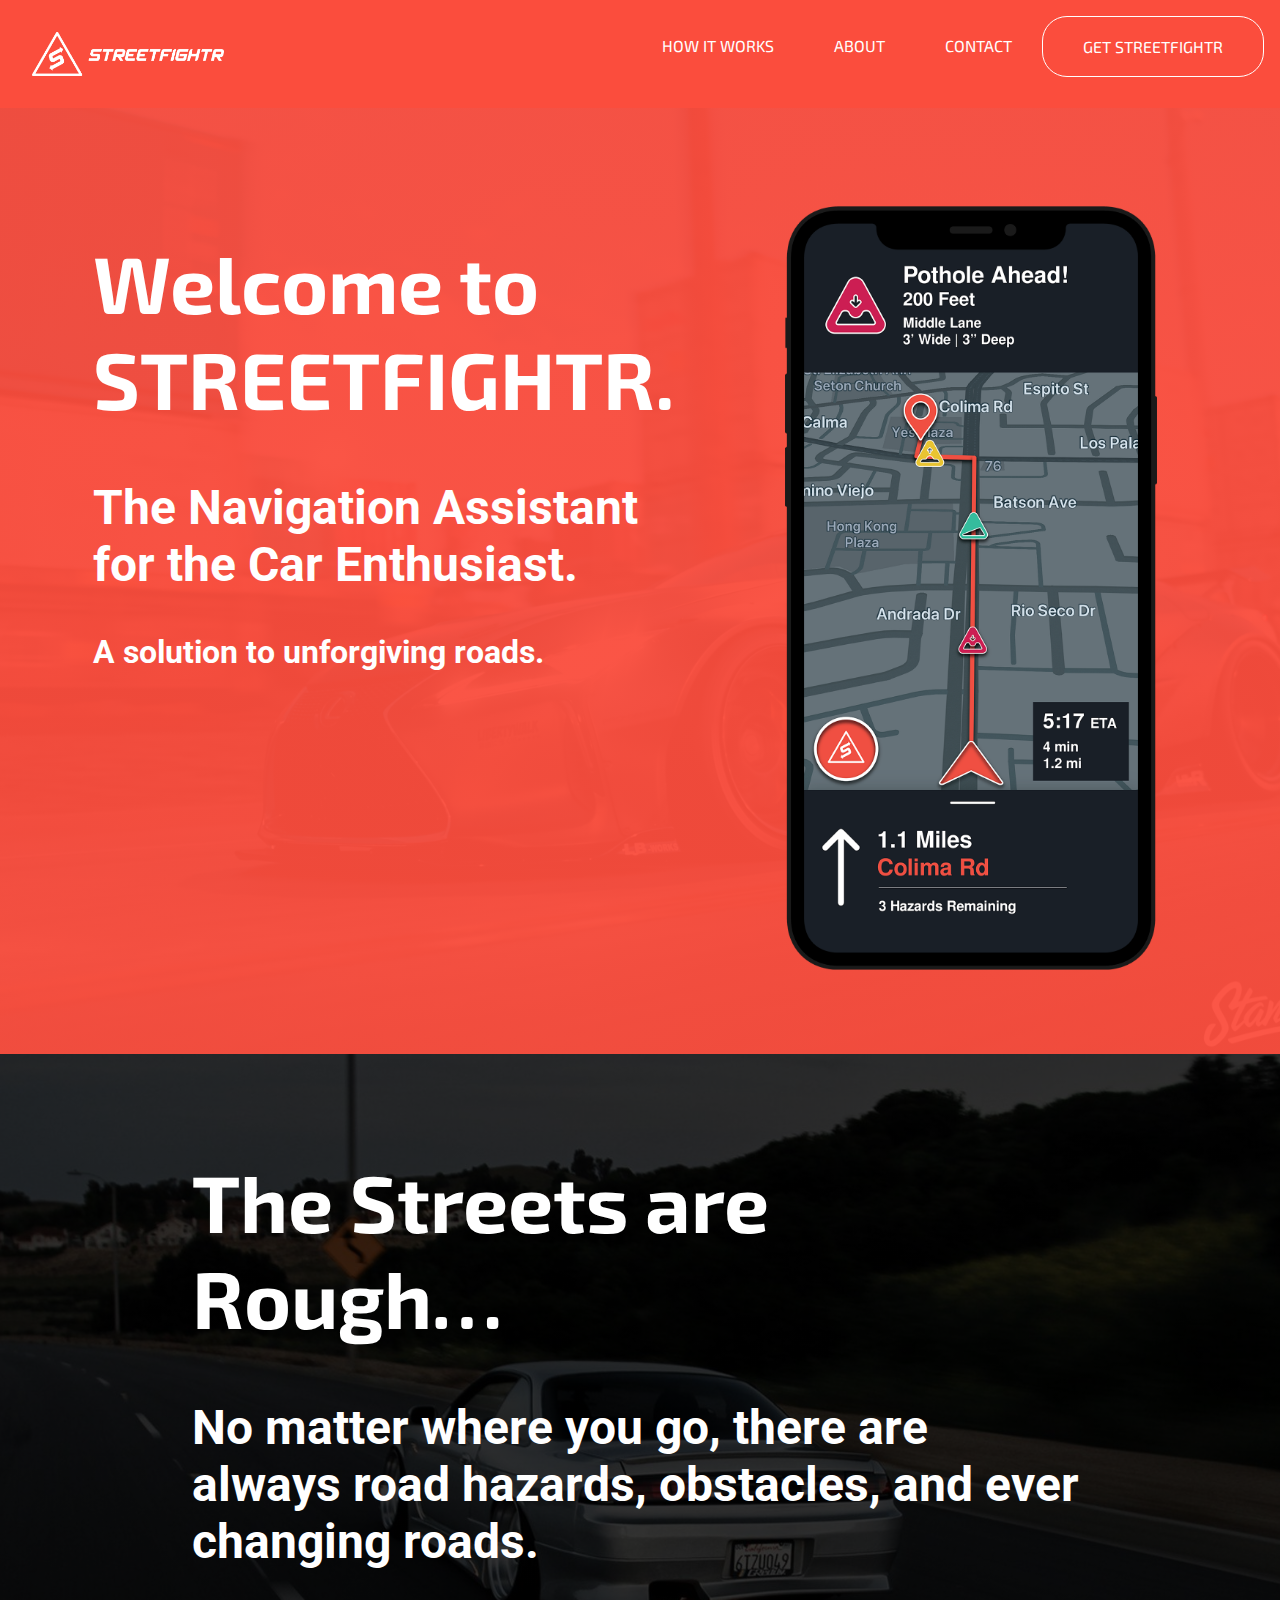
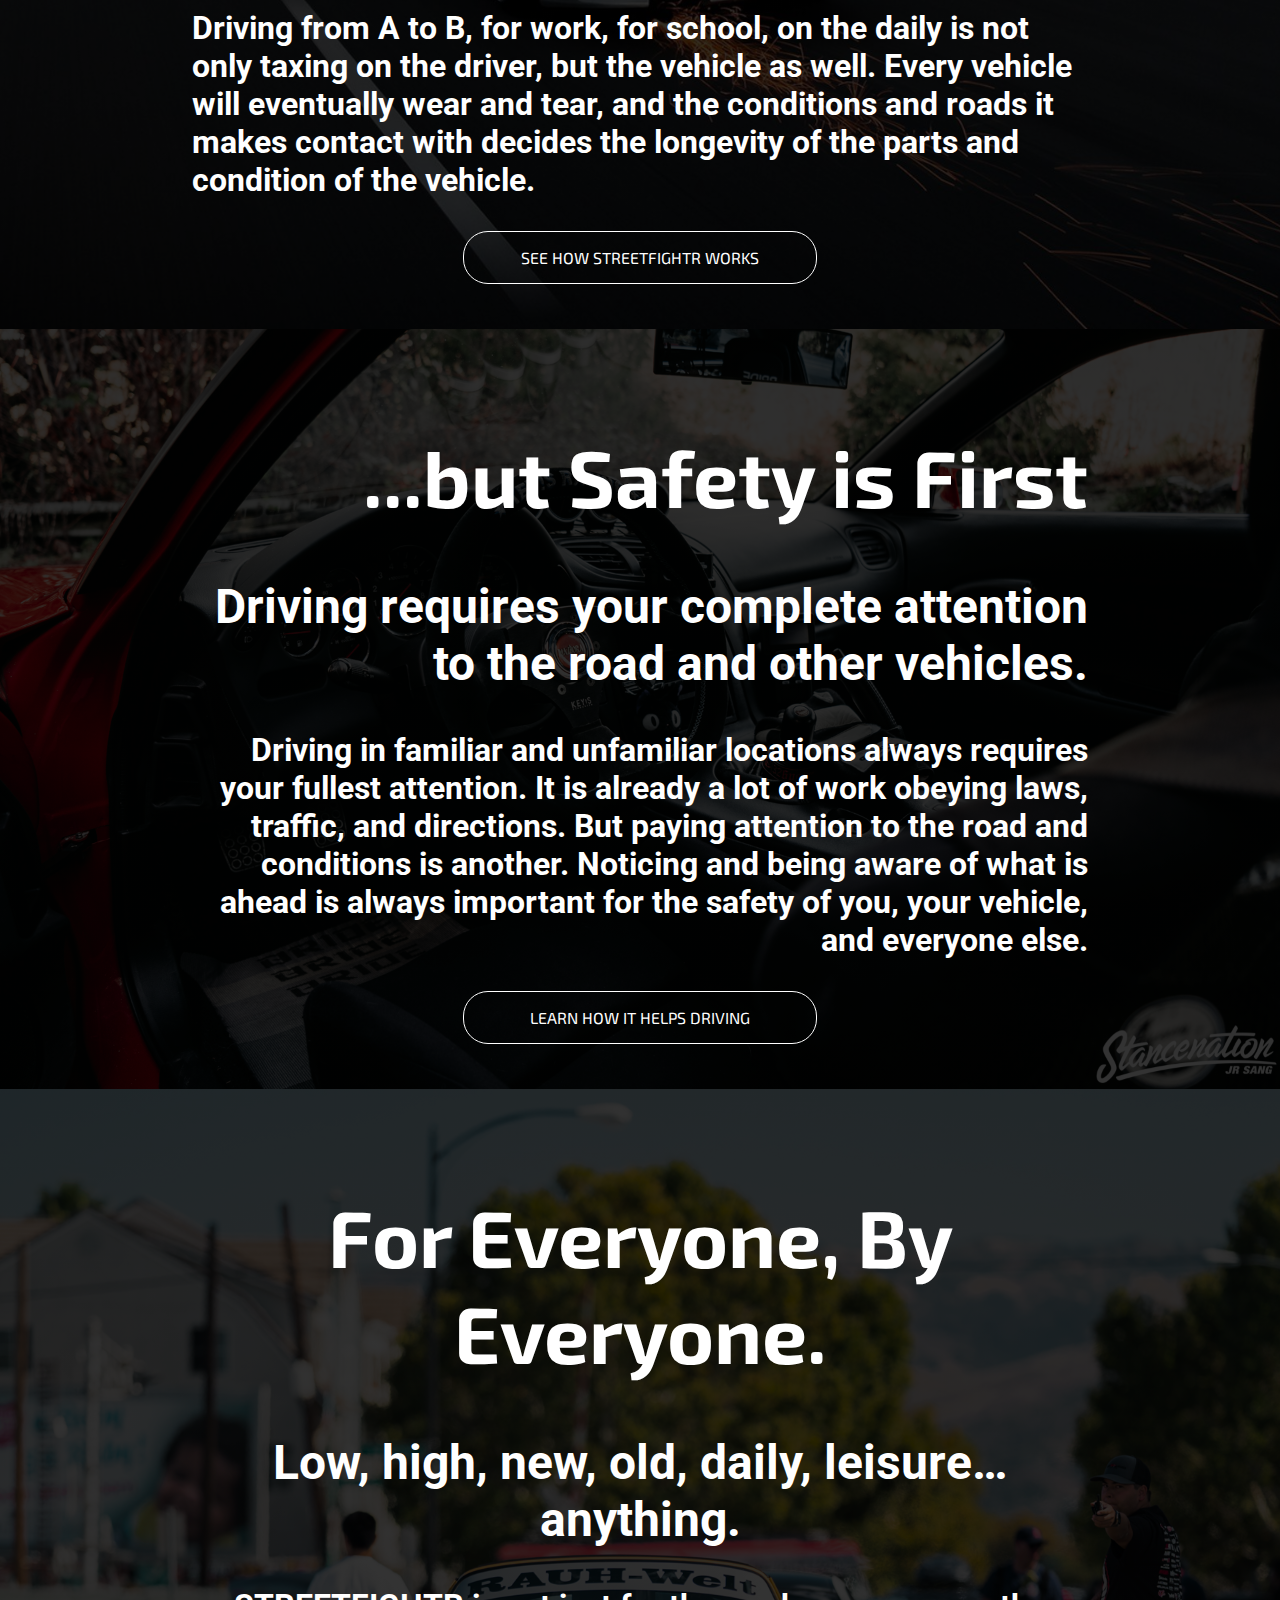
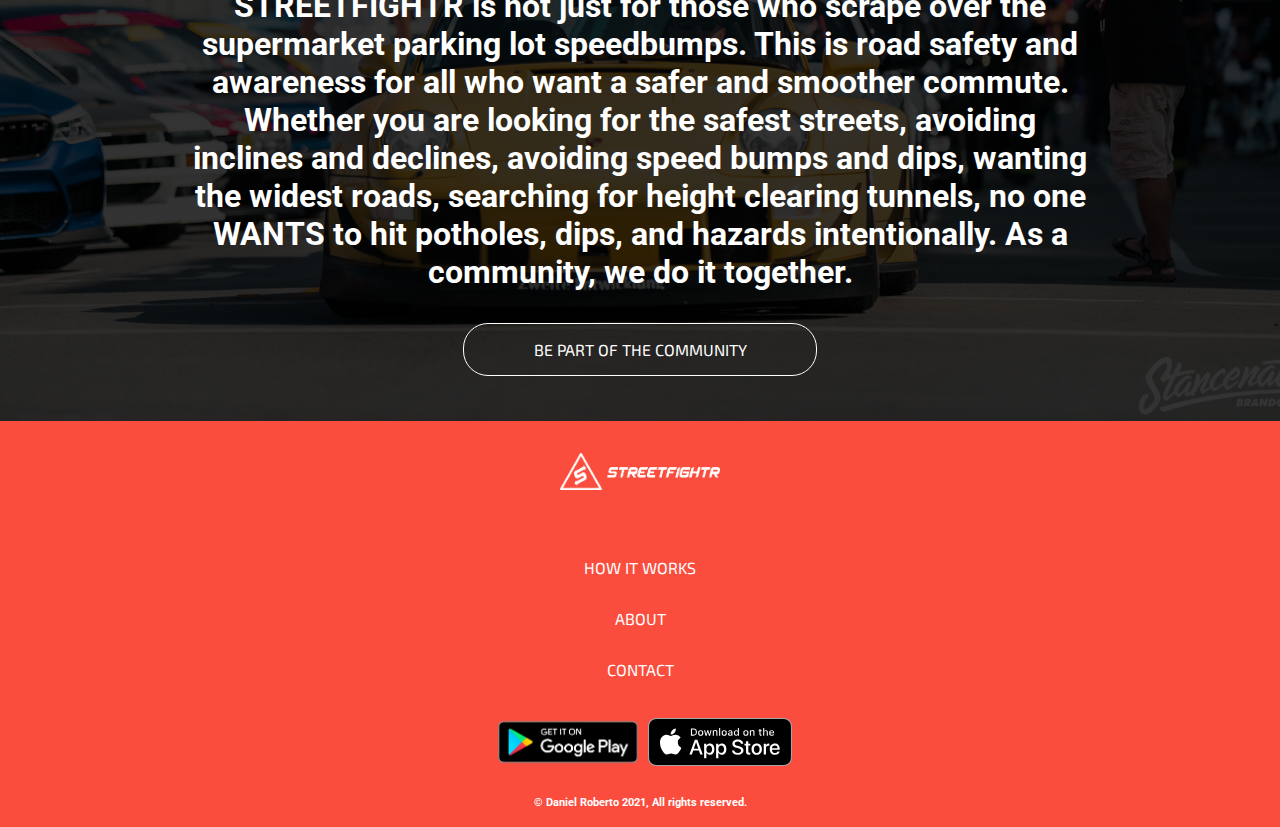
<file: index.html>
<!DOCTYPE html>
<html lang="en">
<head>
	<meta name="viewport" content="width=device-width,initial-scale=1">
  <meta charset="UTF-8">
  <title>STREETFIGHTR - The Navigation Assistant for the Car Enthusiast</title>

  <link rel="stylesheet" href="style2.css">
<link rel="preconnect" href="https://fonts.gstatic.com">
<link href="https://fonts.googleapis.com/css2?family=Roboto+Mono&display=swap" rel="stylesheet">
</head>

<body>
		<header class="header">
			<a href="index.html"><img src="streetfightrlogofullwhite.png" class="logo"></a>
			<a href="index.html"><img src="streetfightrlogowhite.png" class="logo-mobile"></a>
  <input class="menu-btn" type="checkbox" id="menu-btn">
  <label class="menu-icon" for="menu-btn"><span class="navicon"></span></label>
  <ul class="menu">
    <li><a href="howitworks.html">How It Works</a></li>
    <li><a href="about.html">About</a></li>
    <li><a href="contact.html">Contact</a></li>
    <li><a href="get.html" class="app">Get STREETFIGHTR</a></li>
  </ul>
		</header>
			<section id="hero">
		<article id ="title">
			<div class="hero-grid">
				<div class="hero-grid-1">
			<h1>Welcome to STREETFIGHTR.</h1>
			<h2 class="hero-h2">The Navigation Assistant for the Car Enthusiast.</h2>
			<h3 class="hero-h3">A solution to unforgiving roads.</h3>
			<div class="badge-box">
			<a href=""><img src="google-play-badge.png" class="badge"></a>
			<a href=""><img src="app-store-badge.svg" class="badge2"></a>
		</div>
	</div>
		<div class="hero-grid-2">
			<img src="streetfightrscreen1mockup.png" class="img-hero">
		</div>
	</div>
		</div>
		</article>
	</section>

		<section id="hero2">
		<article id ="title2">
			<h1>The Streets are Rough…</h1>
			<h2>No matter where you go, there are always road hazards, obstacles, and ever changing roads.</h2>
			<h3>Driving from A to B, for work, for school, on the daily is not only taxing on the driver, but the vehicle as well. Every vehicle will eventually wear and tear, and the conditions and roads it makes contact with decides the longevity of the parts and condition of the vehicle.
</h3>
<div class="centered">
			<a href="howitworks.html" class="round-button">See how STREETFIGHTR works</a>
		</div>
		</article>
	</section>


		<section id="hero3">
		<article id ="title3">
			<h1>...but Safety is First</h1>
			<h2>Driving requires your complete attention to the road and other vehicles.</h2>
			<h3>Driving in familiar and unfamiliar locations always requires your fullest attention. It is already a lot of work obeying laws, traffic, and directions. But paying attention to the road and conditions is another. Noticing and being aware of what is ahead is always important for the safety of you, your vehicle, and everyone else.

</h3>
<div class="centered">
			<a href="howitworks.html" class="round-button">Learn how it helps driving</a>
		</div>
		</article>
	</section>

	<section id="hero4">
		<article id ="title4">
			<h1>For Everyone, By Everyone.</h1>
			<h2>Low, high, new, old, daily, leisure… anything.</h2>
			<h3>STREETFIGHTR is not just for those who scrape over the supermarket parking lot speedbumps. This is road safety and awareness for all who want a safer and smoother commute. Whether you are looking for the safest streets, avoiding inclines and declines, avoiding speed bumps and dips, wanting the widest roads, searching for height clearing tunnels, no one WANTS to hit potholes, dips, and hazards intentionally. As a community, we do it together.


</h3>
<div class="centered">
			<a href="get.html" class="round-button">Be part of the community</a>
		</div>
		</article>
	</section>


	<section id="footer">
		<div class="footer">

			<a href=""><img src="streetfightrlogofullwhite.png" class="logo-footer"></a>
			<ul>
    <li><a href="howitworks.html">How It Works</a></li>
    <li><a href="about.html">About</a></li>
    <li><a href="contact.html">Contact</a></li>
  </ul>
	
						<div class="badge-footer">
			<a href=""><img src="google-play-badge.png" class="badge-foot"></a>
			<a href=""><img src="app-store-badge.svg" class="badge-foot2"></a>
		</div>
		<h5>© Daniel Roberto 2021, All rights reserved.</h5>
	</div>
	</section>
</body>
</file>
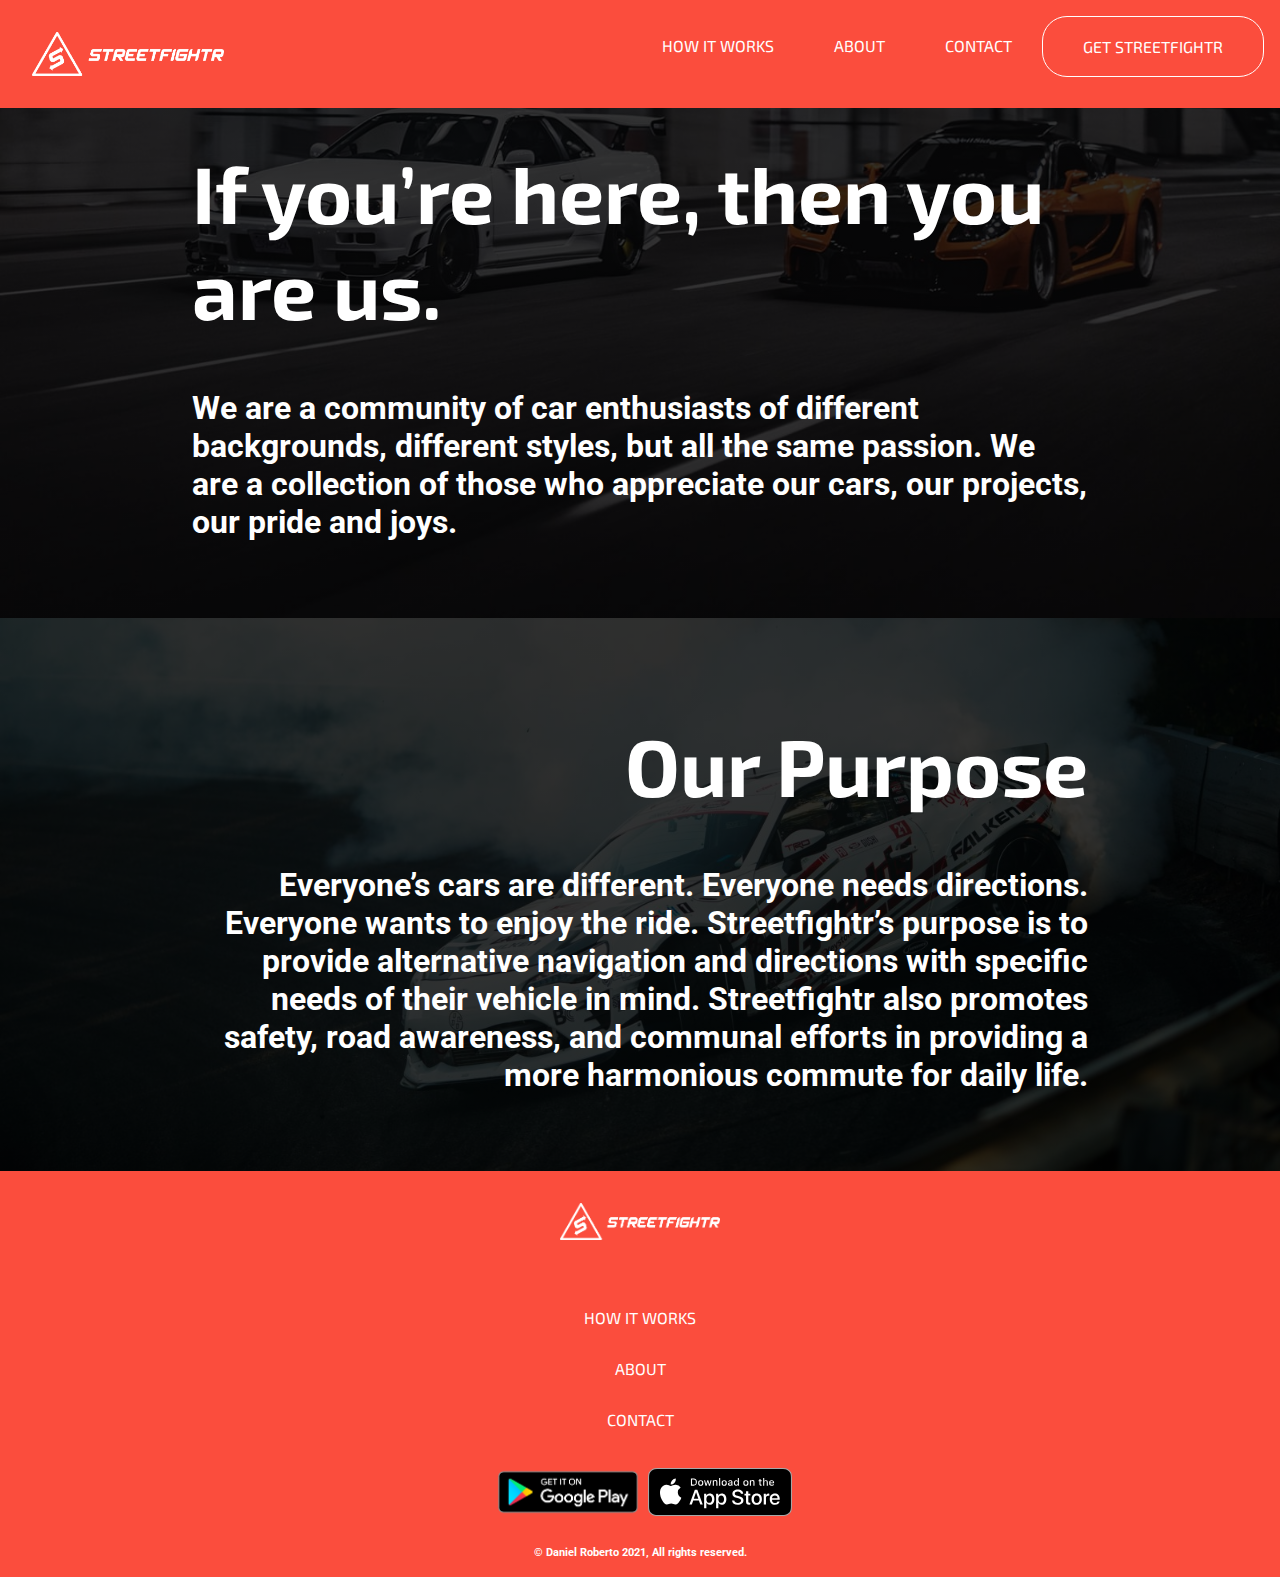
<file: about.html>
<!DOCTYPE html>
<html lang="en">
<head>
<meta name="viewport" content="width=device-width,initial-scale=1">
  <meta charset="UTF-8">
  <title>STREETFIGHTR - The Navigation Assistant for the Car Enthusiast</title>

  <link rel="stylesheet" href="style2.css">
<link rel="preconnect" href="https://fonts.gstatic.com">
<link href="https://fonts.googleapis.com/css2?family=Roboto+Mono&display=swap" rel="stylesheet">
</head>

<body>
	<section id="hero-about">
		<header class="header">
			<a href="index.html"><img src="streetfightrlogofullwhite.png" class="logo"></a>
			<a href="index.html"><img src="streetfightrlogowhite.png" class="logo-mobile"></a>
  <input class="menu-btn" type="checkbox" id="menu-btn">
  <label class="menu-icon" for="menu-btn"><span class="navicon"></span></label>
  <ul class="menu">
    <li><a href="howitworks.html">How It Works</a></li>
    <li><a href="about.html">About</a></li>
    <li><a href="contact.html">Contact</a></li>
    <li><a href="get.html" class="app">Get STREETFIGHTR</a></li>
  </ul>
		</header>
		<article id ="title2-about">
			<h1>If you’re here, then you are us.
</h1>
			<h3>We are a community of car enthusiasts of different backgrounds, different styles, but all the same passion. We are a collection of those who appreciate our cars, our projects, our pride and joys.
</h3>
		</article>
	</section>


		<section id="hero2-about">
		<article id ="title3">
			<h1>Our Purpose</h1>
			<h3>Everyone’s cars are different. Everyone needs directions. Everyone wants to enjoy the ride. Streetfightr’s purpose is to provide alternative navigation and directions with specific needs of their vehicle in mind. Streetfightr also promotes safety, road awareness, and communal efforts in providing a more harmonious commute for daily life.

</h3>
		</article>
	</section>


	<section id="footer">
		<div class="footer">
			
			<a href=""><img src="streetfightrlogofullwhite.png" class="logo-footer"></a>
			<ul>
    <li><a href="howitworks.html">How It Works</a></li>
    <li><a href="about.html">About</a></li>
    <li><a href="contact.html">Contact</a></li>
  </ul>
	
						<div class="badge-footer">
			<a href=""><img src="google-play-badge.png" class="badge-foot"></a>
			<a href=""><img src="app-store-badge.svg" class="badge-foot2"></a>
		</div>
		<h5>© Daniel Roberto 2021, All rights reserved.</h5>
	</div>
	</section>
</body>
</file>
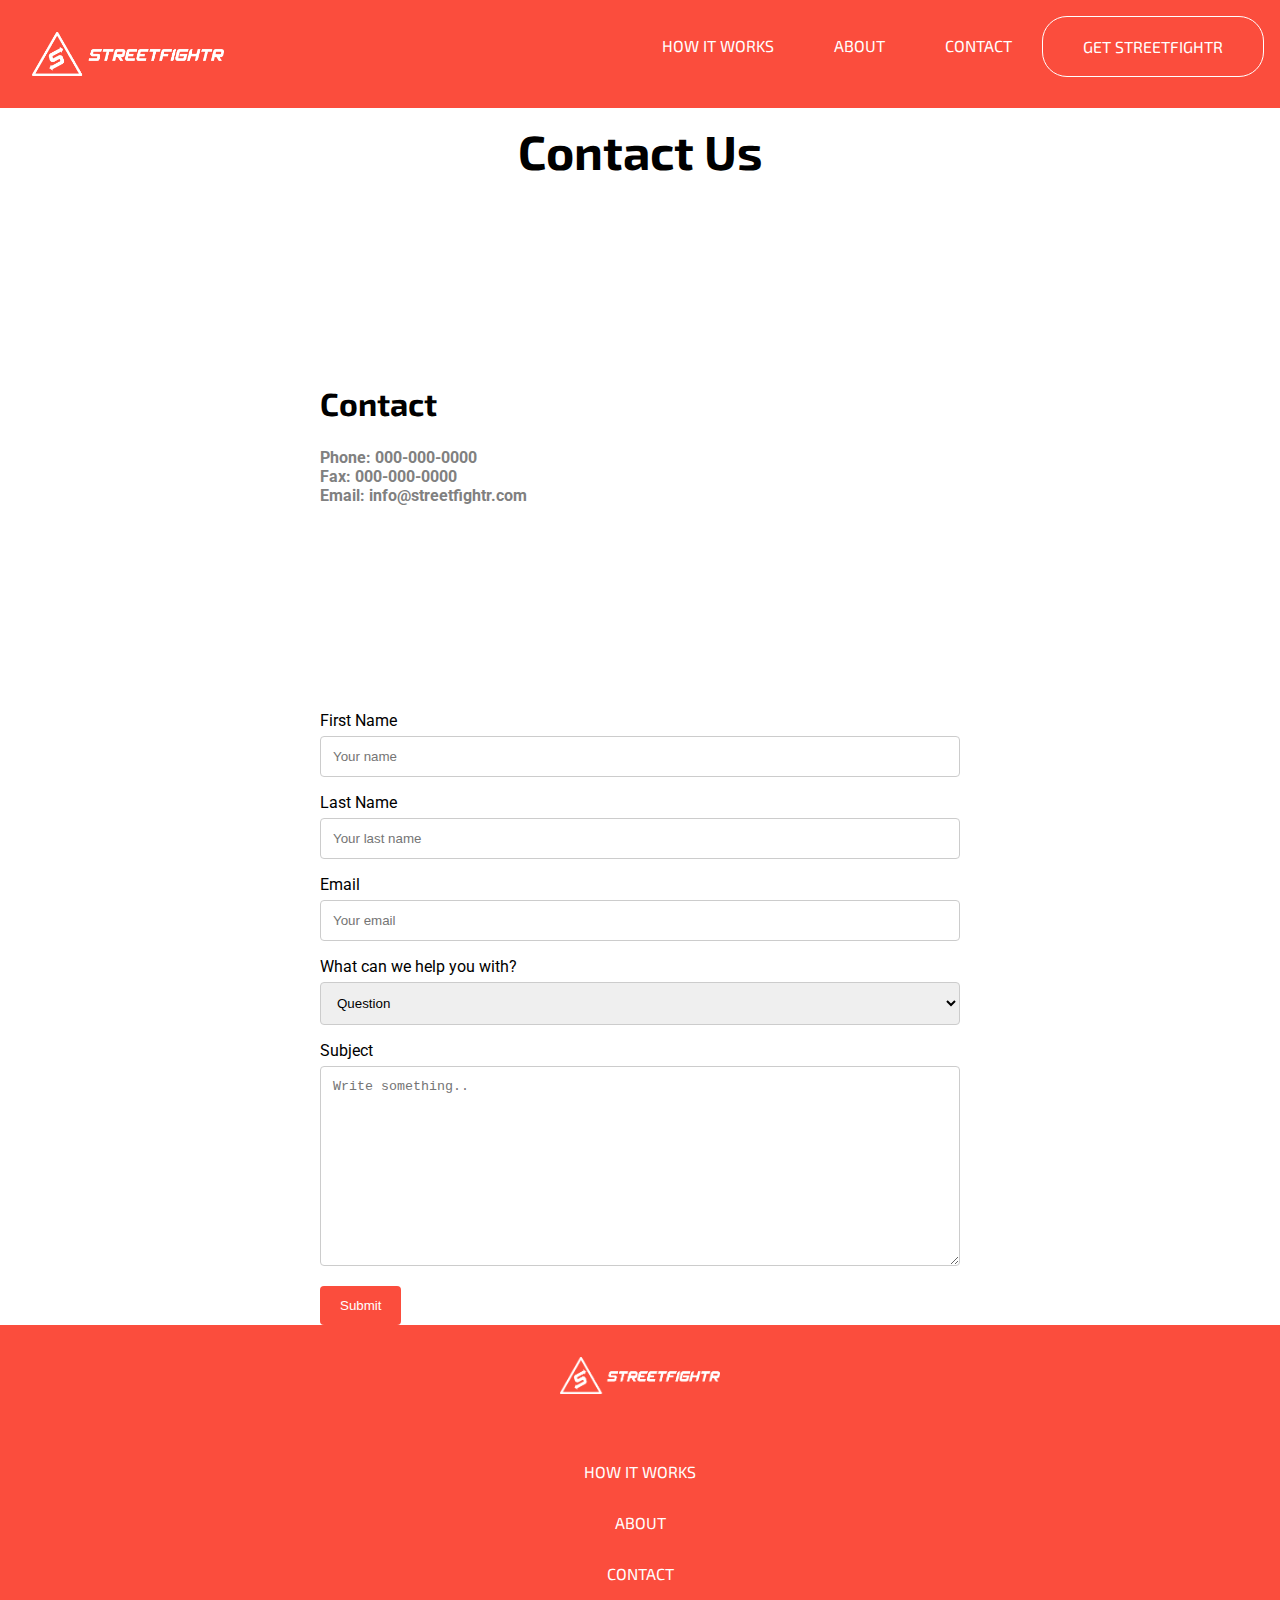
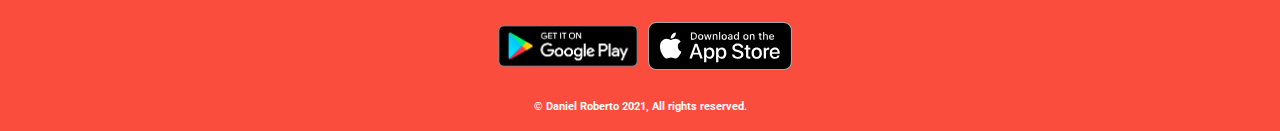
<file: contact.html>
<!DOCTYPE html>
<html lang="en">
<head>
	<meta name="viewport" content="width=device-width,initial-scale=1">
  <meta charset="UTF-8">
  <title>STREETFIGHTR - The Navigation Assistant for the Car Enthusiast</title>

  <link rel="stylesheet" href="style2.css">
<link rel="preconnect" href="https://fonts.gstatic.com">
<link href="https://fonts.googleapis.com/css2?family=Roboto+Mono&display=swap" rel="stylesheet">
</head>

<body>
	<section id="hero-how">
		<header class="header">
			<a href="index.html"><img src="streetfightrlogofullwhite.png" class="logo"></a>
			<a href="index.html"><img src="streetfightrlogowhite.png" class="logo-mobile"></a>
  <input class="menu-btn" type="checkbox" id="menu-btn">
  <label class="menu-icon" for="menu-btn"><span class="navicon"></span></label>
  <ul class="menu">
    <li><a href="howitworks.html">How It Works</a></li>
    <li><a href="about.html">About</a></li>
    <li><a href="contact.html">Contact</a></li>
    <li><a href="get.html" class="app">Get STREETFIGHTR</a></li>
  </ul>
		</header>
		<article id ="title-how">
			<div class="top-page">
			<h1 class="black-text">Contact Us</h1>
		</div>
			<div class="hero-grid-how">
				<div class="hero-grid-1-how">
			<h2 class="black-text">Contact</h2>
			<h3 class="gray-text">Phone: 000-000-0000<br>Fax: 000-000-0000<br>Email: info@streetfightr.com</h3>
	</div>
		<div class="hero-grid-2-how">
			<iframe src="https://www.google.com/maps/embed?pb=!1m18!1m12!1m3!1d3312.233301941457!2d-118.1077331839416!3d33.883644834041654!2m3!1f0!2f0!3f0!3m2!1i1024!2i768!4f13.1!3m3!1m2!1s0x80c2d259c80fbc79%3A0x820da6fe3d06fccb!2sEvasive%20Motorsports!5e0!3m2!1sen!2sus!4v1622689968457!5m2!1sen!2sus" width="600" height="450" allowfullscreen="" loading="lazy"></iframe>
		</div>
	</div>
		</div>
		</article>
	</section>

			<div class="ctc-container">
			<form action="action_page.php">

    <label for="fname">First Name</label>
    <input type="text" id="fname" name="firstname" placeholder="Your name">

    <label for="lname">Last Name</label>
    <input type="text" id="lname" name="lastname" placeholder="Your last name">

    <label for="email">Email</label>
    <input type="text" id="email" name="elecmail" placeholder="Your email">

    <label for="concern">What can we help you with?</label>
    <select id="concern" name="concern">
      <option value="Question">Question</option>
      <option value="Comment">Comment</option>
      <option value="Feedback">Feedback</option>
      <option value="Other">Other</option>
    </select>

    <label for="subject">Subject</label>
    <textarea id="subject" name="subject" placeholder="Write something.." style="height:200px"></textarea>

    <input type="submit" value="Submit">

  </form>
</div>

	<section id="footer">
		<div class="footer">
			
			<a href=""><img src="streetfightrlogofullwhite.png" class="logo-footer"></a>
			<ul>
    <li><a href="howitworks.html">How It Works</a></li>
    <li><a href="about.html">About</a></li>
    <li><a href="contact.html">Contact</a></li>
  </ul>
	
						<div class="badge-footer">
			<a href=""><img src="google-play-badge.png" class="badge-foot"></a>
			<a href=""><img src="app-store-badge.svg" class="badge-foot2"></a>
		</div>
		<h5>© Daniel Roberto 2021, All rights reserved.</h5>
	</div>
	</section>
</body>
</file>
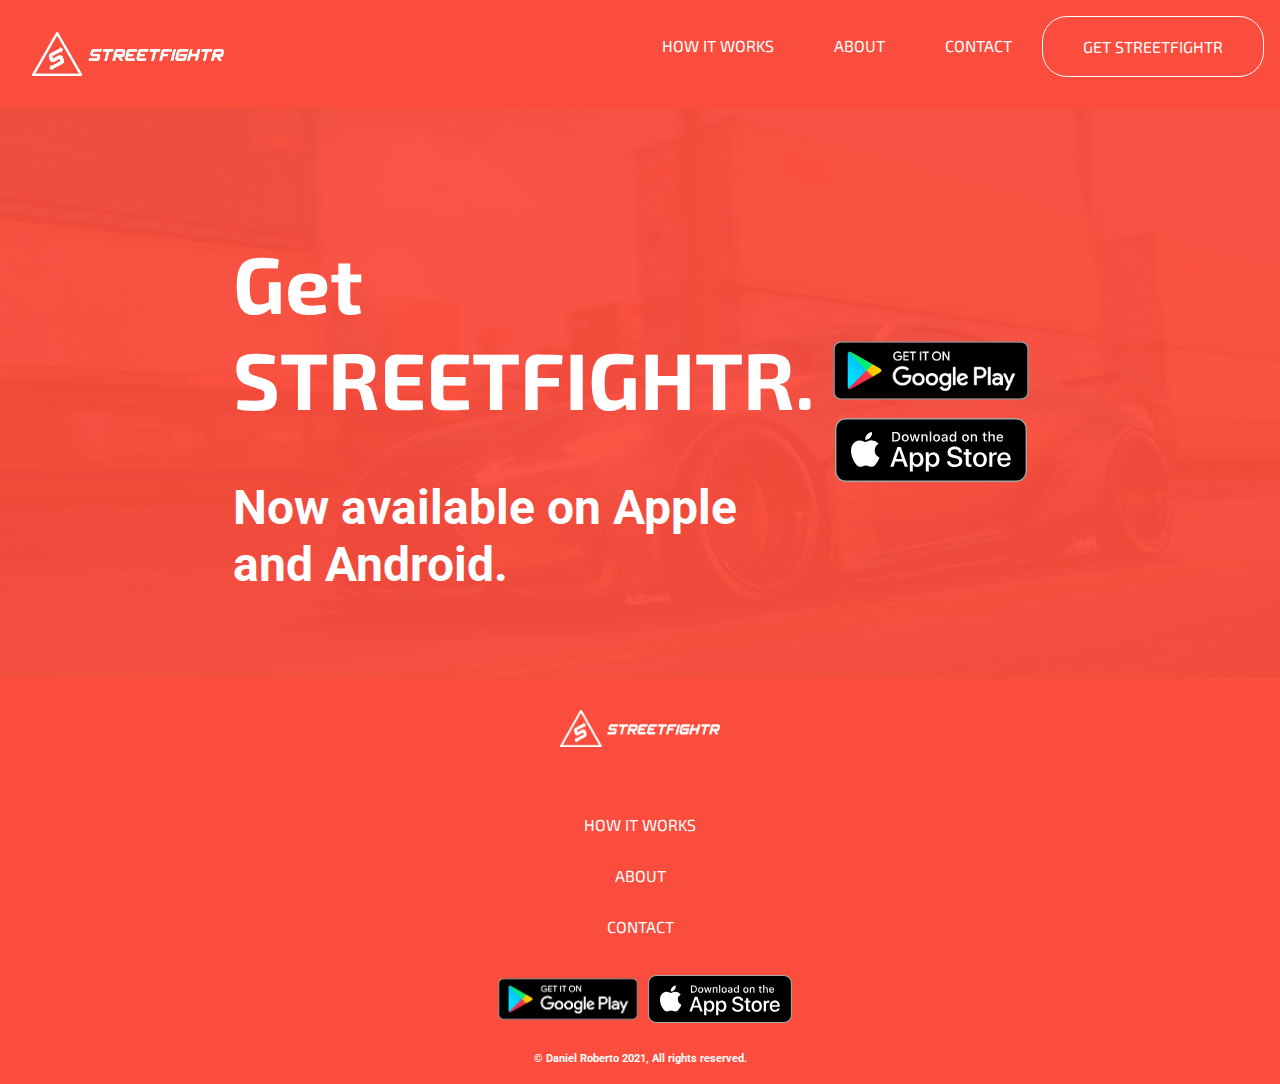
<file: get.html>
<!DOCTYPE html>
<html lang="en">
<head>
	<meta name="viewport" content="width=device-width,initial-scale=1">
  <meta charset="UTF-8">
  <title>STREETFIGHTR - The Navigation Assistant for the Car Enthusiast</title>

  <link rel="stylesheet" href="style2.css">
<link rel="preconnect" href="https://fonts.gstatic.com">
<link href="https://fonts.googleapis.com/css2?family=Roboto+Mono&display=swap" rel="stylesheet">
</head>

<body>
	<section id="hero">
		<header class="header">
			<a href="index.html"><img src="streetfightrlogofullwhite.png" class="logo"></a>
			<a href="index.html"><img src="streetfightrlogowhite.png" class="logo-mobile"></a>
  <input class="menu-btn" type="checkbox" id="menu-btn">
  <label class="menu-icon" for="menu-btn"><span class="navicon"></span></label>
  <ul class="menu">
    <li><a href="howitworks.html">How It Works</a></li>
    <li><a href="about.html">About</a></li>
    <li><a href="contact.html">Contact</a></li>
    <li><a href="get.html" class="app">Get STREETFIGHTR</a></li>
  </ul>
		</header>
		<article id ="title">
			<div class="hero-grid-get">
				<div class="hero-grid-1">
			<h1>Get STREETFIGHTR.</h1>
			<h2 class="get-h2">Now available on Apple and Android.</h2>
	</div>
		<div class="hero-grid-2">
			<div class="badge-box-get">
			<a href=""><img src="google-play-badge.png" class="badge-get"></a>
			<a href=""><img src="app-store-badge.svg" class="badge2-get"></a>
		</div>
		</div>
	</div>
		</div>
		</article>
	</section>


	<section id="footer">
		<div class="footer">

			<a href=""><img src="streetfightrlogofullwhite.png" class="logo-footer"></a>
			<ul>
    <li><a href="howitworks.html">How It Works</a></li>
    <li><a href="about.html">About</a></li>
    <li><a href="contact.html">Contact</a></li>
  </ul>
	
						<div class="badge-footer">
			<a href=""><img src="google-play-badge.png" class="badge-foot"></a>
			<a href=""><img src="app-store-badge.svg" class="badge-foot2"></a>
		</div>
		<h5>© Daniel Roberto 2021, All rights reserved.</h5>
	</div>
	</section>
</body>
</file>
<file: style2.css>
@import url('https://fonts.googleapis.com/css2?family=Roboto&display=swap');
@import url('https://fonts.googleapis.com/css2?family=Exo+2:ital,wght@0,400;0,500;0,600;0,700;0,800;0,900;1,400;1,500;1,600;1,700;1,800;1,900&display=swap');

body {
  margin: 0;
  font-family: 'Roboto', sans-serif;
}

a {
  color: #fff;
}

section {
  width: 100%;
  height: 100%;
}

h1 {
  font-size: 3em;
  color: white;
  font-family: 'Exo 2', sans-serif;
}

h2 {
  font-size: 2em;
  color: white;
}

h3 {
  font-size: 1em;
  color: white;
}

h4 {
  font-size: 1em;
  color: white;
}

h5 {
  font-size: .7em;
  color: white;
}

h1.black-text {
  font-size: 3em;
  color: black;
}

h2.black-text {
  font-size: 2em;
  font-family: 'Exo 2', sans-serif;
  color: black;
}

h3.gray-text {
  font-size: 1em;
  color: gray;
}

h4.black-text {
  font-size: 1em;
  color: black;
}

h5.black-text {
  font-size: 1em;
  color: black;
}

/*#saffron yellow EAC435
bdazzled blue 345995
carribean green 03CEA4
tart orange FB4D3D
pictorial carmine CA1551*/


#hero {
background-image: linear-gradient(0deg, rgba(251,77,61,.95), rgba(251,77,61,.95)), url('hero.jpg');
  background-position: center;
  background-repeat: no-repeat;
  background-size: cover;
  width: 100%;
  height: 100%;
}

#hero2 {
background-image: linear-gradient(0deg, rgba(0,0,0,.8), rgba(0,0,0,.8)), url('hero1.jpg');
  background-position: bottom;
  background-repeat: no-repeat;
  background-size: cover;
  width: 100%;
  height: 100%;
}

#hero3 {
background-image: linear-gradient(0deg, rgba(0,0,0,.8), rgba(0,0,0,.8)), url('hero2.jpg');
  background-position: bottom;
  background-repeat: no-repeat;
  background-size: cover;
  width: 100%;
  height: 100%;
}

#hero4 {
background-image: linear-gradient(0deg, rgba(0,0,0,.8), rgba(0,0,0,.8)), url('hero3.jpg');
  background-position: bottom;
  background-repeat: no-repeat;
  background-size: cover;
  width: 100%;
  height: 100%;
}

#hero-how {
background-color: white;
  width: 100%;
  height: 100%;
}

#hero2-how {
background-color: #EBEBEB;
  width: 100%;
  height: 100%;
}

#hero3-how {
background-color: white;
  width: 100%;
  height: 100%;
}

#hero4-how {
background-color: white;
  width: 100%;
  height: 100%;
}

#hero-about {
background-image: linear-gradient(0deg, rgba(0,0,0,.8), rgba(0,0,0,.8)), url('about1.jpg');
  background-position: bottom;
  background-repeat: no-repeat;
  background-size: cover;
  width: 100%;
  height: 100%;
}

#hero2-about {
background-image: linear-gradient(0deg, rgba(0,0,0,.8), rgba(0,0,0,.8)), url('about2.jpg');
  background-position: bottom;
  background-repeat: no-repeat;
  background-size: cover;
  width: 100%;
  height: 100%;
}

.top-page {
  margin: 0 auto;
  width: 100%;
  text-align:center;
}

#footer {
  margin: 0 auto;
  background-color: #FB4D3D;
  width: 100%;
  height: 100%;
  text-align: center;
  align-content: center;
  align-items: center;
}

.footer {
  margin: 0 auto;
  width: 100%;
  height: 100%;
}

.footer ul {
  margin: 0 auto;
  padding: 1em;
  list-style: none;
  overflow: hidden;
}

.footer li a {
  font-family: 'Exo 2', sans-serif;
  display: block;
  padding: 1em 1em;
  text-decoration: none;
  text-transform: uppercase;
}

a.logo-footer {
  width: 100%;
  align-content: center;
  align-items: center;
}

.logo-footer {
  margin: 0 auto;
  display: inline;
  padding: 2em 2em;
  width: 10em;
  text-align: center;
}

.badge-footer {
  display: flex;
  flex-wrap: wrap;
  justify-content: center;
  align-items: center;
}

.badge-foot {
  width: 10em;
  align-items: center;
}

.badge-foot2 {
  width: 9em;
  align-items: center;

}

.black-text {
  color: black;
}

a.round-button {
    width: 20em;
    padding: 1em 1em;
    border: 1px white solid;
    border-radius: 25px;
    text-align: center;
      font-family: 'Exo 2', sans-serif;
  display: block;
  text-decoration: none;
  text-transform: uppercase;
}

a.round-button:hover,
a.round-button:hover {
    background-color: white;
    color: black;
}

/* header */

.header {
  position: fixed;
  width: 100%;
  z-index: 3;
  background-color: #FB4D3D;
}

.header ul {
  margin: 0;
  list-style: none;
  overflow: hidden;
  background-color: #FB4D3D;
}

.header li a {
  font-family: 'Exo 2', sans-serif;
  display: block;
  padding: 1em;
  text-decoration: none;
  text-transform: uppercase;
}

.header li a:hover,
.header .menu-btn:hover {
    border-bottom: 1px white solid;
}

.app:hover,
.app a:hover {
    background-color: white;
    color: #FB4D3D;
}

.header .logo {
  display: block;
  float: left;
  padding: 2em 2em;
  width: 12em;
}

/* menu */

.header .menu {
  clear: both;
  max-height: 0;
  transition: max-height .2s ease-out;
}

/* menu icon */

.header .menu-icon {
  cursor: pointer;
  display: inline-block;
  float: right;
  padding: 2em 2em;
  position: relative;
  user-select: none;
}

.header .menu-icon .navicon {
  background: white;
  display: block;
  height: 2px;
  position: relative;
  transition: background .2s ease-out;
  width: 18px;
}

.header .menu-icon .navicon:before,
.header .menu-icon .navicon:after {
  background: white;
  content: '';
  display: block;
  height: 100%;
  position: absolute;
  transition: all .2s ease-out;
  width: 100%;
}

.header .menu-icon .navicon:before {
  top: 5px;
}

.header .menu-icon .navicon:after {
  top: -5px;
}

/* menu btn */

.header .menu-btn {
  display: none;
}

.header .menu-btn:checked ~ .menu {
  max-height: 240px;
}

.header .menu-btn:checked ~ .menu-icon .navicon {
  background: transparent;
}

.header .menu-btn:checked ~ .menu-icon:not(.steps) .navicon:before,
.header .menu-btn:checked ~ .menu-icon:not(.steps) .navicon:after {
  top: 0;
}


.ctc-container {
  margin: 0 auto;
  text-align: left;
  width: 50%;
  height: 100%;
}

input[type=text], select, textarea {
  width: 100%;
  padding: 12px;
  border: 1px solid #ccc;
  border-radius: 4px;
  box-sizing: border-box;
  margin-top: 6px;
  margin-bottom: 16px;
  resize: vertical;
}

input[type=submit] {
  background-color: #FB4D3D;
  color: white;
  padding: 12px 20px;
  border: none;
  border-radius: 4px;
  cursor: pointer;
}

input[type=submit]:hover {
  background-color: #03CEA4;
}

/*media queries*/

@media (min-width: 1024px) {

h1 {
  font-size: 5em;
}

h2 {
  font-size: 3em;
}

h3 {
  font-size: 2em;
}

iframe {
  width: 100%;
  margin: 0 auto;
  border: 0;
  padding-left: 3em;
}

  #title {
    margin: 0 auto;
  text-align: left;
  padding-top: 20vh;
    padding-bottom: 5vh;
  height: 100%;
}

#title2 {
  margin: 0 auto;
  max-width: 70%;
  text-align: left;
  padding-top: 5vh;
  padding-bottom: 5vh;
  height: 100%;
}

#title3 {
  margin: 0 auto;
  max-width: 70%;
  text-align: right;
  padding-top: 5vh;
    padding-bottom: 5vh;
  height: 100%;
}

#title4 {
  margin: 0 auto;
  max-width: 70%;
  text-align: center;
  padding-top: 5vh;
    padding-bottom: 5vh;
  height: 100%;
}

  #title-how {
    margin: 0 auto;
  padding-top: 10vh;
    padding-bottom: 5vh;
  height: 100%;
}

  #title2-how {
    margin: 0 auto;
  padding-top: 10vh;
    padding-bottom: 5vh;
  height: 100%;
}

  #title3-how {
    margin: 0 auto;
  padding-top: 10vh;
    padding-bottom: 5vh;
  height: 100%;
}

  #title2-about {
  margin: 0 auto;
  max-width: 70%;
  height: 100%;
  text-align: left;
    padding-bottom: 5vh;
  padding-top: 10vh;
}

.header ul {
  margin: 0;
  padding: 1em;
  list-style: none;
  overflow: hidden;
  background-color: #FB4D3D;
}

  .header li {
    float: left;
  }
  .header li a {
    padding: 20px 30px;
  }
  .header .menu {
    clear: none;
    float: right;
    max-height: none;
  }
  .header .menu-icon {
    display: none;
  }

  .header .logo-mobile {
    display: none;
  }

  .hero-grid {
    height: 100%;
  display: grid;
  grid-template-columns: 1fr 1fr 1fr 1fr;
}

.hero-grid-1 {
  grid-column-start: 2;
  text-align: left;
}

.hero-grid-2 {
  grid-column-start: 3;
}

  .hero-grid-how {
  display: grid;
  grid-template-columns: 1fr 1fr 1fr 1fr;
  justify-content: center;
  align-content: space-around;
  align-items: center;
}

.hero-grid-1-how {
  grid-column-start: 2;
}

.hero-grid-2-how {
  grid-column-start: 3;
}

.img-hero {
  max-width: 25em;
  margin: 1em;
  padding-left: 5em;
}

.img-how {
  max-width: 20em;
  margin: 1em;
  padding-left: 5em;
}

.img-how2 {
  max-width: 28em;
  margin: 1em;
  padding-right: 5em;
}

.app {
    width: 10em;
    border: 1px white solid;
    padding-right: 1em;
    border-radius: 25px;
    text-align: center;
}

.badge-box {
display: none;
}

  .hero-grid-get {
  display: grid;
  grid-template-columns: 1fr 1fr 1fr 1fr;
  justify-content: center;
  align-content: space-around;
  align-items: center;
}

.badge-box-get {
  display: flex;
  flex-wrap: wrap;
  justify-content: center;
  align-items: center;
}

.badge-get {
  width: 14em;
}

.badge2-get {
  width: 12em;
}

.centered {
  display: flex;
  align-content: center;
  justify-content: center;

}
}


@media (max-width: 1024px) {

    h3.hero-h3 {
    display: none;
  }

  iframe {
  width: 100%;
  margin: 0 auto;
  border: 0;
}

  #title {
    margin: 0 auto;
    height: 100%;
  text-align: center;
  padding-top: 10vh;
    padding-bottom: 3vh;
}

#title2 {
  margin: 0 auto;
  width: 80%;
  height: 100%;
  align-items: center;
  text-align: center;
  padding-top: 3vh;
    padding-bottom: 3vh;
}

#title3 {
  margin: 0 auto;
  width: 80%;
  height: 100%;
  align-items: center;
  text-align: center;
  padding-top: 3vh;
    padding-bottom: 3vh;
}

#title4 {
  margin: 0 auto;
  width: 80%;
  height: 100%;
  align-items: center;
  text-align: center;
  padding-top: 3vh;
    padding-bottom: 3vh;
}

  #title-how {
    margin: 0 auto;
    width: 80%;
    height: 100%;
  text-align: center;
  padding-top: 10vh;
    padding-bottom: 3vh;
}

#title2-how {
  margin: 0 auto;
  width: 80%;
  height: 100%;
  align-items: center;
  text-align: center;
  padding-top: 5vh;
    padding-bottom: 3vh;
}

#title3-how {
  margin: 0 auto;
  width: 80%;
  height: 100%;
  align-items: center;
  text-align: center;
  padding-top: 5vh;
    padding-bottom: 3vh;
}

#title4-how {
  margin: 0 auto;
  width: 80%;
  height: 100%;
  align-items: center;
  text-align: center;
  padding-top: 5vh;
    padding-bottom: 3vh;
}

#title2-about {
  margin: 0 auto;
  width: 80%;
  height: 100%;
  align-items: center;
  text-align: center;
  padding-top: 10vh;
    padding-bottom: 3vh;
}

#hero {
  height: 100%;
}

#hero2 {
  height: 100%;
}

#hero3 {
  height: 100%;
}

#hero4 {
  height: 100%;
}

#hero-how {
  height: 100%;
}

#hero2-how {
  height: 100%;
}

#hero3-how {
  height: 100%;
}

#hero-about {
  height: 100%;
}

#hero2-about {
  height: 100%;
}

  .header .logo {
    display: none;
  }

    .logo-mobile {
  display: block;
  float: left;
  width: 3em;
  padding: 1em 1em;
}

.img-hero {
  max-width: 20em;
  margin: 1em;
  align-items: center;
}

.img-how {
  max-width: 15em;
  margin: 1em;
}

.img-how2 {
  max-width: 20em;
  margin: 1em;
}

.badge-box {
  display: flex;
  flex-wrap: wrap;
  justify-content: center;
  align-items: center;
}

.badge {
  width: 10em;
  align-items: center;
}

.badge2 {
  width: 9em;
  align-items: center;

}

.badge-box-get {
  display: flex;
  flex-wrap: wrap;
  justify-content: center;
  align-items: center;
}

.badge-get {
  width: 10em;
  align-items: center;
}

.badge2-get {
  width: 9em;
  align-items: center;

}



.centered {
  display: flex;
  align-content: center;
  justify-content: center;
}

.ctc-container {
  margin: 0 auto;
  text-align: left;
  width: 80%;
  height: 100%;
}

}

@media (max-width: 768px) {

  h2.hero-h2 {
    display: none;
  }

  h3.hero-h3 {
    display: none;
  }

  .header .logo {
    display: none;
  }

  .logo-mobile {
  display: block;
  float: left;
  width: 2em;
  padding: 1em 1em;
}

.img-hero {
  max-width: 17em;
  align-items: center;
}

}
</file>
